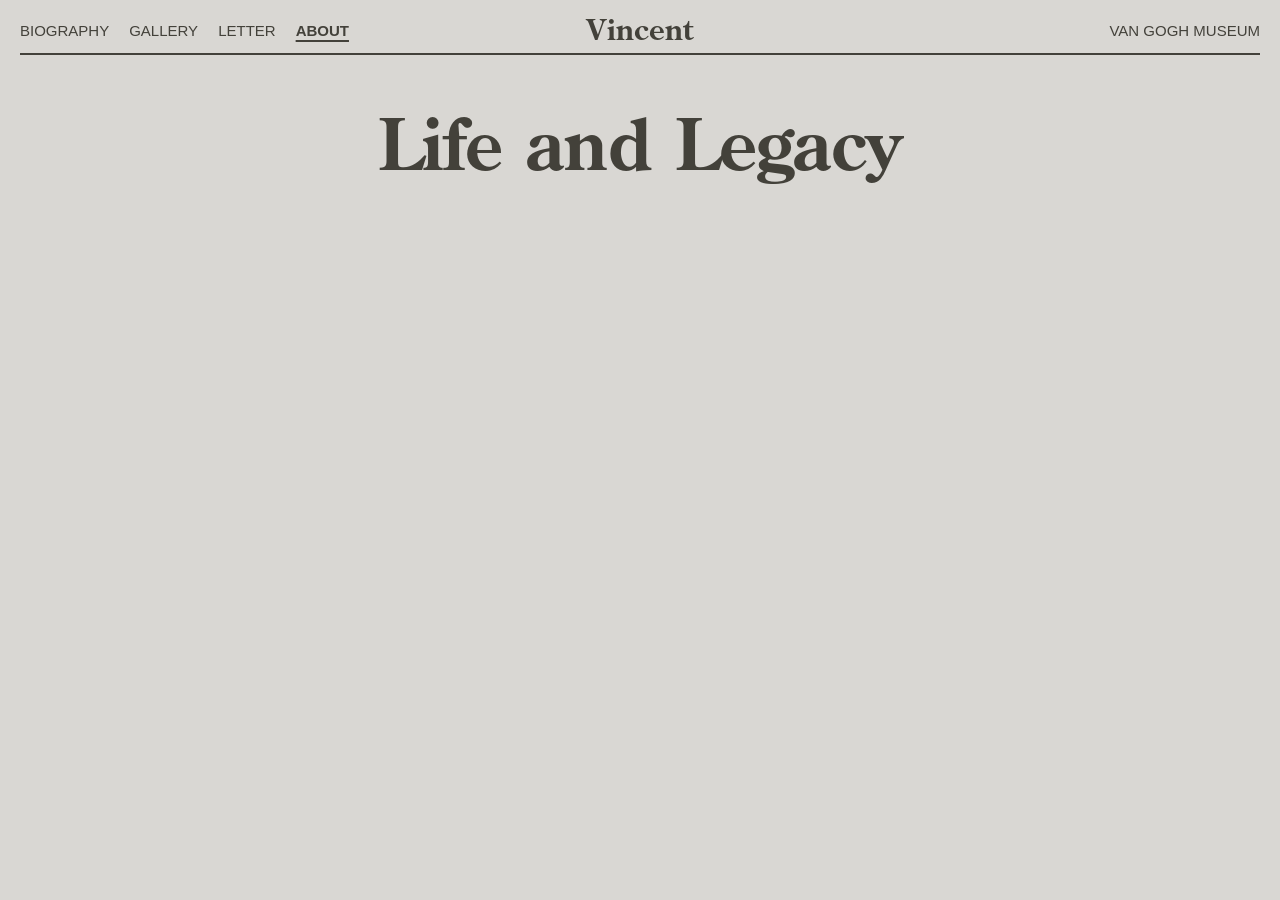
<file: about.html>
<!DOCTYPE html>
<html lang="en">

<head>
  <meta charset="UTF-8">
  <meta name="viewport" content="width=device-width, initial-scale=1.0">
  <title>Van Gogh - About</title>
  <link rel="stylesheet" href="about.css">
  <link rel="stylesheet" href="anima.css">
</head>

<body>
  <div class="abt-container">
    <ul class="navbar">
      <div class="navbar-left">
        <li><a href="bio.html">Biography</a></li>
        <li><a href="gal.html">Gallery</a></li>
        <li><a href="quo.html">Letter</a></li>
        <li><a href="about.html">About</a></li>
      </div>
      <div class="navbar-center">
        <li><a href="index.html">Vincent</a></li>
      </div>
      <div class="navbar-right">
        <li><a href="https://www.vangoghmuseum.nl/en" target=“_blank”>Van Gogh Museum</a></li>
      </div>
    </ul>
    <div class="caixa">
      <div class="title-overlay">Life and Legacy</div>
    </div>
    <div class="center-container">
      <div class="slide-gal-down">
        <div class="gallery-down">
          <img src="images/face.jpg" alt="Port0" class="background-image">
          <img src="images/port1.jpg" alt="Port1" class="background-image">
          <img src="images/port2.jpg" alt="Port2" class="background-image">
          <img src="images/port3.jpg" alt="Port3" class="background-image">
          <img src="images/port4.jpg" alt="Port4" class="background-image">
        </div>
      </div>

      <div class="abt-section" id="section4">
        <div class="bio-content">
          <div class="bio-text">
            <div class="text-tabs">
              <div class="tab-button" data-target="text1">Welcome</div>
              <div class="tab-button" data-target="text2">Biography</div>
              <div class="tab-button" data-target="text3">Gallery</div>
              <div class="tab-button" data-target="text4">Letters and Quotes</div>
            </div>

            <div class="tab-content" id="text1">
              <h2>Our Mission and Vision</h2>
              <p>Welcome to Vincent, your dedicated online space to explore the life, art, and enduring
                legacy
                of Vincent van Gogh, one of history's most influential and enigmatic artists. Our
                mission is
                to share the compelling story of this extraordinary painter, whose vision and creativity
                left an indelible mark on the art world and continue to resonate deeply with audiences
                worldwide.</p>
              <p>At Vincent, we're more than just an informational site; we're a community dedicated to
                preserving and celebrating van Gogh's spirit. We believe that art has the power to heal,
                to
                connect, and to inspire, much as it did for Vincent himself. By exploring the life of
                van
                Gogh, we hope to spark a sense of curiosity, empathy, and a renewed appreciation for the
                transformative power of creativity. Every visit to Vincent is an invitation to step into
                the
                life of a visionary and to carry forward the legacy of one of art history's most beloved
                figures.</p>
              <p>Whether you are a long-time admirer of van Gogh's work or a newcomer to his unique
                perspective on life, Vincent invites you to connect with the man behind the art. Follow
                our
                updates, engage with our community forums, and join us in celebrating the life and work
                of
                Vincent van Gogh. Thank you for visiting, and may you find inspiration and a deeper
                connection to art, life, and beauty in the pages of Vincent.
              </p>
            </div>

            <div class="tab-content" id="text2">
              <h2>Discover the Life of a Legend</h2>
              <p>On our Biography page, explore the inspiring yet tumultuous life of Vincent van Gogh, an artist whose
                work and legacy defy convention and time. Born into modest surroundings in the Netherlands, Vincent
                embarked on a journey filled with profound passion, resilience, and boundless creativity. His early
                years were marked by uncertainty and a relentless quest for purpose, as he tried his hand at various
                pursuits before ultimately discovering his true calling in art. Throughout his career, Vincent endured
                immense hardship, from financial instability and social isolation to the inner struggles that often
                threatened to overshadow his progress. Yet, through these challenges, he remained devoted to his craft,
                driven by an unshakable belief in the power of art to communicate emotion, beauty, and truth.</p>

              <p>The Biography page also delves deeply into the pivotal relationships that shaped Vincent's life,
                particularly his close bond with his brother, Theo. This relationship was not only a source of emotional
                and financial support but also one of mutual inspiration, as Theo stood by Vincent during his darkest
                times, fostering his dreams even when others doubted him. In recounting these formative connections and
                the personal sacrifices Vincent made in his pursuit of art, we aim to bring you closer to understanding
                the man behind the masterpiece. Despite the setbacks and struggles, Vincent's story remains a powerful
                testament to the endurance of the human spirit and the unyielding drive to create art that speaks across
                time and place.</p>
            </div>
            <div class="tab-content" id="text3">
              <h2>Step Inside His Visionary World</h2>
              <p>
                In our Gallery, immerse yourself in a thoughtfully curated collection of Vincent van Gogh's
                masterpieces, each piece not just an artwork but a vivid narrative capturing the essence of his inner
                world and the landscapes that inspired him. From the radiant warmth of Sunflowers, alive with golden
                hues and rich texture, each painting is a
                profound expression of van Gogh's emotional landscape and artistic vision. Alongside each work, you'll
                find interpretive notes that illuminate his choices of technique, palette, and composition, offering a
                deeper understanding of the intensity with which he approached each brushstroke. Every piece is a
                testament to his dedication to capturing raw emotion on canvas, using colors and forms in ways that were
                daring and transformative.</p>

              <p>This gallery isn't just a visual experience—it's an interpretive journey into van Gogh's creative mind.
                Here, you'll uncover layers of meaning, discovering how his unique style—defined by powerful colors,
                thick, impassioned brushstrokes, and bold contours—helped lay the foundation for modern expressionism.
                Each painting invites you to sense the world through Vincent's eye and our interpretive displays delve
                into the
                inspirations behind these pieces, giving you a glimpse into the moments of brilliance and struggle that
                shaped his work.</p>
            </div>
            <div class="tab-content" id="text4">
              <h2>Reflect on His Words</h2>
              <p>Van Gogh wasn't only a master with a paintbrush; he was also a profound thinker and a
                writer
                with a poetic soul. Our Quotes section presents a collection of van Gogh's most
                powerful,
                contemplative, and sometimes heartbreaking reflections. These words offer insight into
                his
                relentless dedication to his craft, his love for nature, his struggles with mental
                health,
                and his yearning for connection. Whether he's speaking about the “terrible passions”
                within
                him or the beauty he saw in the simplest things, van Gogh's quotes continue to inspire
                and
                challenge our perspectives on art and life.</p>
              <p>One of the most intimate ways to understand Vincent's life is through his correspondence,
                particularly with Theo, his closest confidant and supporter. In our Letters section, you
                can
                read a selection of these personal letters, in which van Gogh opens up about his
                thoughts on
                art, faith, his battle with mental illness, and his aspirations. These letters offer a
                window into Vincent's mind and spirit, revealing the man behind the masterpieces,
                struggling
                to make sense of his existence and to find solace in his work. This collection stands as
                a
                moving testament to the love, resilience, and undying support between two brothers.</p>
            </div>
          </div>
        </div>
      </div>
      <div class="slide-gal-up">
        <div class="gallery-up">
          <img src="images/port4.jpg" alt="Port4" class="background-image">
          <img src="images/face.jpg" alt="Port0" class="background-image">
          <img src="images/port1.jpg" alt="Port1" class="background-image">
          <img src="images/port2.jpg" alt="Port2" class="background-image">
          <img src="images/port3.jpg" alt="Port3" class="background-image">
        </div>
      </div>
    </div>
  </div>
  </div>
  <div id="overlay"></div>

  <script src="scripts.js"></script>

</body>

</html>
</file>
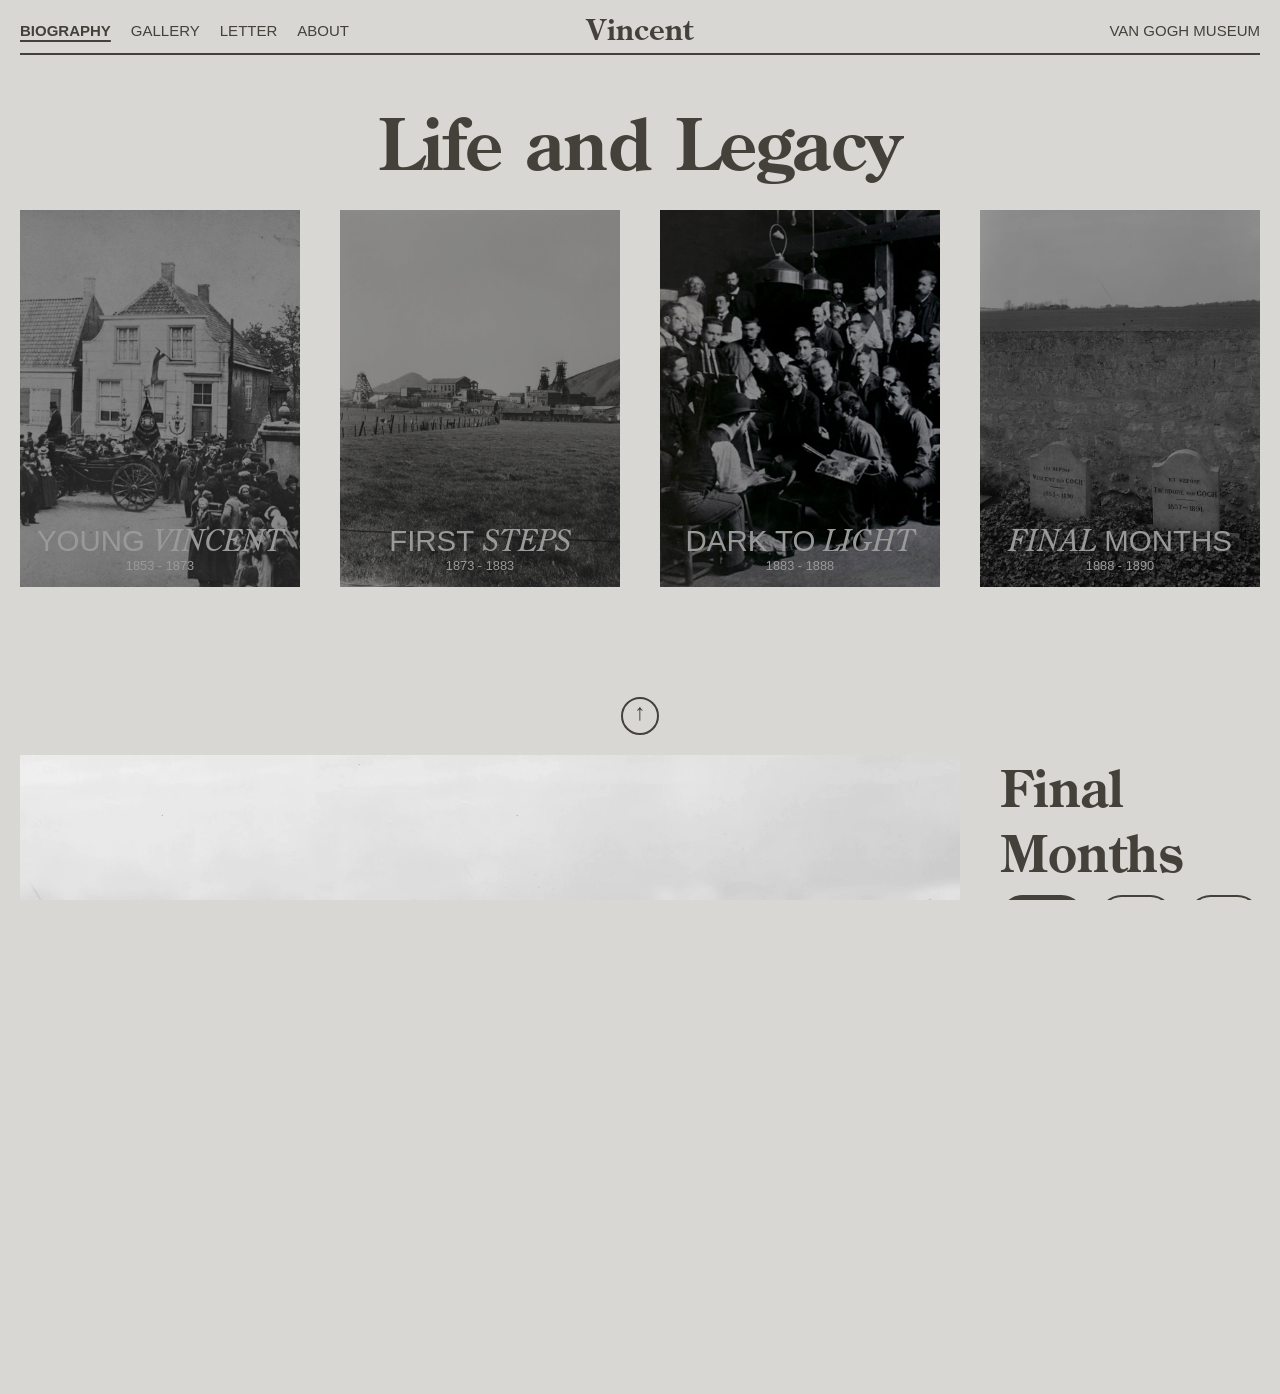
<file: bio.html>
<!DOCTYPE html>
<html lang="en">

<head>
  <meta charset="UTF-8">
  <meta name="viewport" content="width=device-width, initial-scale=1.0">
  <title>Van Gogh - Biography</title>
  <link rel="stylesheet" href="bio.css">
  <link rel="stylesheet" href="anima.css">
</head>

<body>
  <a id="up"></a>
  <div class="bio-container">
    <ul class="navbar">
      <div class="navbar-left">
        <li><a href="bio.html">Biography</a></li>
        <li><a href="gal.html">Gallery</a></li>
        <li><a href="quo.html">Letter</a></li>
        <li><a href="about.html">About</a></li>
    </div>
    <div class="navbar-center">
        <li><a href="index.html">Vincent</a></li>
    </div>
    <div class="navbar-right">
      <li><a href="https://www.vangoghmuseum.nl/en" target=“_blank”>Van Gogh Museum</a></li>
    </div>
    </ul>
    <div class="caixa">
      <div class="title-overlay">Life and Legacy</div>
    </div>

    <div class="bio-sections">
      <div class="card" data-section="section1">
        <img src="images/born.jpg" alt="born Vincent" class="background-image">
        <div class="text">
          <p>Young <span class="italic-text">Vincent</span></p>
          <p>1853 - 1873</p>
        </div>
      </div>
      <div class="card" data-section="section2">
        <img src="images/young.jpg" alt="First Steps" class="background-image">
        <div class="text">
          <p>First <span class="italic-text">Steps</span></p>
          <p>1873 - 1883</p>
        </div>
      </div>
      <div class="card" data-section="section3">
        <img src="images/light.jpg" alt="Dark to Light" class="background-image">
        <div class="text">
          <p>Dark to <span class="italic-text">Light</span></p>
          <p>1883 - 1888</p>
        </div>
      </div>
      <div class="card" data-section="section4">
        <img src="images/dead.jpg" alt="Final Months" class="background-image">
        <div class="text">
          <p><span class="italic-text">Final </span>Months</p>
          <p>1888 - 1890</p>
        </div>
      </div>
    </div>
    <div class="button-up"><a href="#up">&#8593;</a>
    </div>
    <div class="bio-section" id="section1">
      <div class="bio-content">
        <img src="images/bornFull.webp" alt="born Vincent" class="bio-image">
        <div class="bio-text">
          <h2>Young Vincent</h2>
          <div class="text-tabs">
            <div class="tab-button" data-target="text1">1853 - 1864</div>
            <div class="tab-button" data-target="text2">1864 - 1868</div>
            <div class="tab-button" data-target="text3">1868 - 1873</div>
          </div>

          <div class="tab-content" id="text1">
            <p>Vincent van Gogh was born on March 30, 1853, in the Brabant village of
              Zundert. Remarkably, he was named after an older brother, also called Vincent, who had been stillborn
              exactly one year earlier.His parents, Theodorus van Gogh, a Protestant minister, and Anna Carbentus, would
              go on to have six children in total: Vincent, three sisters (Anna, Wil, and Lies), and two brothers (Theo
              and Cor).</p>
            <p>The family loved exploring nature, often taking long walks in the area around Zundert. These outings
              nurtured in young Vincent a profound appreciation for the natural world, a passion that would later become
              central to his art.</p>
          </div>
          <div class="tab-content" id="text2">
            <p>At age eleven, Vincent moved from his village school in Zundert to a
              boarding school in Zevenbergen. Life at the boarding school was challenging, and he felt deeply unhappy,
              though he managed to complete his elementary schooling. He occasionally drew during these years, yet
              showed
              no clear signs of artistic talent.</p>
            <p>Two years later, at thirteen, he transferred to a secondary school in Tilburg, where he excelled in
              languages and achieved good marks overall. However, in the middle of his second academic year (1867-1868),
              Vincent left school for reasons that remain unknown. This would be the end of his formal schooling; he
              never
              returned to structured education again.</p>
          </div>
          <div class="tab-content" id="text3">
            <p>At sixteen, Vincent's uncle helped him secure a position as a trainee at
              the international art dealership Goupil & Cie, in The Hague. These early working years at Goupil are when
              we
              see the first surviving letters from Vincent. His time at the dealership laid the foundation for his
              understanding of art and the art world.</p>
            <p>In September 1872, Vincent began an important, life-long correspondence with his younger brother, Theo,
              who would later play a vital role in his life. By 1873, Theo was also working for Goupil, in Brussels,
              while
              Vincent was transferred to Goupil's London branch, marking the beginning of a new chapter in his life.</p>
          </div>

        </div>
      </div>
    </div>

    <div class="bio-section" id="section2">
      <div class="bio-content">
        <img src="images/youngFull.webp" alt="First Steps" class="bio-image">
        <div class="bio-text">
          <h2>First Steps</h2>
          <div class="text-tabs">
            <div class="tab-button" data-target="text5">1873 - 1876</div>
            <div class="tab-button" data-target="text6">1876 - 1880</div>
            <div class="tab-button" data-target="text7">1876 - 1880</div>
            <div class="tab-button" data-target="text8">1880 - 1883</div>
          </div>
          <div class="tab-content" id="text5">
            <p>Vincent van Gogh's first years as a young adult were spent in London, where he worked as an art dealer
              for the company Goupil & Cie. This job allowed him to explore famous museums like the British Museum and
              the National Gallery. He was fascinated by art, especially works by "peasant painters" like François
              Millet, who depicted the humble lives of common folk.</p>
            <p>Vincent read everything he could get his hands on: museum guides, magazines, literature, and poetry.
              However, despite his love of art, he grew frustrated
              with his job, and his employers sensed it. In 1876, they decided to let him go. This marked his first big
              career change.</p>
          </div>
          <div class="tab-content" id="text6">
            <p>After being dismissed from Goupil, Vincent traveled back to England and took up a new job as an assistant
              teacher at a boys' boarding school. Later, he became a schoolteacher at a private school run by a vicar
              near London, where he was allowed to preach at local villages. Though he enjoyed helping people, he found
              this job unfulfilling. During Christmas of 1876, Vincent's father advised him not to return to England, so
              he decided to look for new paths to pursue.</p>
            <p>In 1877, Vincent's Uncle Cent found him work at a bookstore in Dordrecht. By this time, he was becoming
              more and more religious, which worried his family. His parents agreed to let him try a new path and study
              theology to become a minister. Vincent moved to Amsterdam and began preparing for the entrance exam. He
              stayed with his uncle, who was also a minister, and tried his best to study.</p>
          </div>
          <div class="tab-content" id="text7">
            <p>Vincent struggled to focus on academics, preferring to roam the city and the countryside. Eventually, his
              uncle advised him to give up on theology, realizing that it wasn't the right fit for Vincent, and though
              he abandoned formal studies, Vincent's desire to help others persisted</p>
            <p> In 1880, he moved to the
              Borinage, a mining region in Belgium, to work as a lay preacher. Here, he taught classes, visited the
              sick, and gave Bible readings to support the miners and their families, who lived in extreme poverty.
              Vincent even adopted their lifestyle, sleeping on the floor and sharing what little he had. His compassion
              earned him the nickname "The Christ of the Coal Mine." Yet despite his dedication, Vincent couldn't form a
              committed group of followers, and his contract was not renewed.
            </p>
          </div>
          <div class="tab-content" id="text8">
            <p>During his time in the Borinage, Vincent frequently sent letters to his younger brother Theo, often
              including little sketches and drawings. Theo, recognizing Vincent's talent, encouraged him to focus more
              on drawing, suggesting that he might serve others through art. Inspired by this advice, Vincent moved to
              Brussels in October 1880 to begin serious art training. He had no steady income, but Theo supported him
              financially, allowing him to work on his skills and connect with other artists. This moment marked the
              beginning of Vincent's journey to becoming an artist.</p>
          </div>
        </div>
      </div>
    </div>

    <div class="bio-section" id="section3">
      <div class="bio-content">
        <img src="images/lightFull.webp" alt="Dark to Light" class="bio-image">
        <div class="bio-text">
          <h2>Dark to Light</h2>
          <div class="text-tabs">
            <div class="tab-button" data-target="text9">1883 - 1885</div>
            <div class="tab-button" data-target="text10">1885 - 1886</div>
            <div class="tab-button" data-target="text11">1886 - 1888</div>
          </div>
          <div class="tab-content" id="text9">
            <p>In December 1883, Vincent van Gogh returned to live with his parents in Nuenen, Netherlands, where he set
              up a studio at the back of the house. A few months later, he moved to a larger space in the village with
              its rural landscape and hardworking farmers, provided Vincent with a rich setting for
              exploring peasant life through art. Here, he sketched and painted local farmers, weavers, and laborers at
              every opportunity, developing a “peasant painter” style. In early 1884, he proposed to his brother
              that he would exchange his paintings for an allowance, hoping he could sell them on the Paris art
              market. However, the dark tones of his work were not in line with French tastes at the time.</p>
            <p>Vincent's family life was challenging. His parents found it difficult to live with him due to his
              headstrong nature and unconventional appearance. In March 1885, shortly after his father's death, Vincent
              moved out of the family home to live in his studio, where he began working on The Potato Eaters. In late
              1885, he decided to pursue formal training at the Academy of Art in Antwerp, leaving the
              Netherlands for good.</p>
          </div>
          <div class="tab-content" id="text10">
            <p>Antwerp was a bustling city with much to offer an artist: quality materials, drawing clubs with models,
              and
              art-filled churches, museums, and galleries. Vincent enrolled at the Academy of Art, but he found its
              traditional teaching style limiting and frustrating. He felt that the academy's emphasis on conventional
              drawing techniques lacked the emotional depth he sought in his art. Vincent was especially critical of the
              academy's failure to appreciate classical statues, noting that his own work had a markedly different
              approach.</p>
            <p>Despite these frustrations, Antwerp exposed Vincent to the works of other artists and a range of artistic
              resources that would shape his developing style. His time here allowed him to expand his artistic
              knowledge and fueled his determination to create work that felt authentic to him. In early 1886, he
              decided to leave Antwerp and join his brother, Theo, in Paris.</p>
          </div>
          <div class="tab-content" id="text11">
            <p>Vincent arrived in Paris in February 1886, where he moved in with his brother Theo, who managed to secure
              a larger apartment. In Paris, he studied under Fernand Cormon, a respected artist with many foreign
              students, which allowed him to refine his skills in a more contemporary setting. Paris exposed him to the
              vibrant art scene of Impressionism and Post-Impressionism, which valued color, light, and brushwork in
              ways
              Vincent hadn't yet explored.</p>
            <p>Meeting other artists and seeing new styles firsthand had a profound impact on his work. He began to
              incorporate brighter colors and lighter tones, shifting away from the earthy darkness of his earlier
              pieces in Nuenen. This period in Paris marked a major turning point for Vincent, setting him on the path
              to becoming the artist known for his expressive use of color and unique, emotive brushwork.</p>
          </div>
        </div>
      </div>
    </div>

    <div class="bio-section" id="section4">
      <div class="bio-content">
        <img src="images/deadFull.webp" alt="Final Months" class="bio-image">
        <div class="bio-text">
          <h2>Final Months</h2>
          <div class="text-tabs">
            <div class="tab-button" data-target="text12">1888 - 1890</div>
            <div class="tab-button" data-target="text13">May 1890</div>
            <div class="tab-button" data-target="text14">July 1890</div>
          </div>
          <div class="tab-content" id="text12">
            <p>Once Vincent arrived at the clinic in Saint-Rémy, he immediately began working again. On his good days,
              he often painted in the institution's walled garden and he was later allowed to work outside the hospital
              too. He was also given an extra room inside the clinic to use as a studio, where he produced a series of
              works, including copies of prints after paintings by artists like Rembrandt and Millet.</p>
            <p>Vincent's mental health continued to fluctuate. During one period of extreme confusion, he ate some of
              his
              oil paint, following which he was restricted to drawing for a while. Yet, Vincent was exceptionally
              productive at Saint-Rémy, where he completed around 150 paintings in the space of a year.</p>
          </div>
          <div class="tab-content" id="text13">
            <p>Vincent left the mental hospital in Saint-Rémy in May 1890 and headed north to Auvers-sur-Oise, where
              several artists were already residing. Auvers offered Vincent the peace and quiet he needed, while being
              close enough to Paris for him to visit his brother Theo. There was a doctor there too, Paul Gachet, who
              could keep an eye on him.</p>
            <p>Vincent quickly befriended Gachet, himself an amateur painter, who advised Van
              Gogh to devote himself completely to his art. He did precisely that, painting the gardens and wheatfields
              around the village at a feverish rate.Vincent threw himself entirely into his painting in this period,
              completing virtually a work a day. His
              health seemed to be improving, too.</p>
          </div>
          <div class="tab-content" id="text14">
            <p>Vincent visited Theo and his family in Paris in early July 1890, where he learned that his brother was
              thinking of quitting his job at the art dealers' he had managed over many years. Theo wanted to set up his
              own business, which inevitably represented a certain financial risk. Vincent returned to Auvers a worried
              man.</p>
            <p>On 27 July 1890, he walked into a wheatfield and shot himself in the chest with a pistol. The wounded
              artist staggered back to his room at the Auberge Ravoux. Theo rushed from Paris to Auvers and was present
              when his brother died of his injuries. Vincent was buried at Auvers on 30 July 1890. His legacy
              was a large body of art works: over 850 paintings and almost 1,300 works on paper.</p>
          </div>
        </div>
      </div>
    </div>
  </div>
  <div id="overlay"></div>

  <script src="scripts.js"></script>

</body>

</html>
</file>
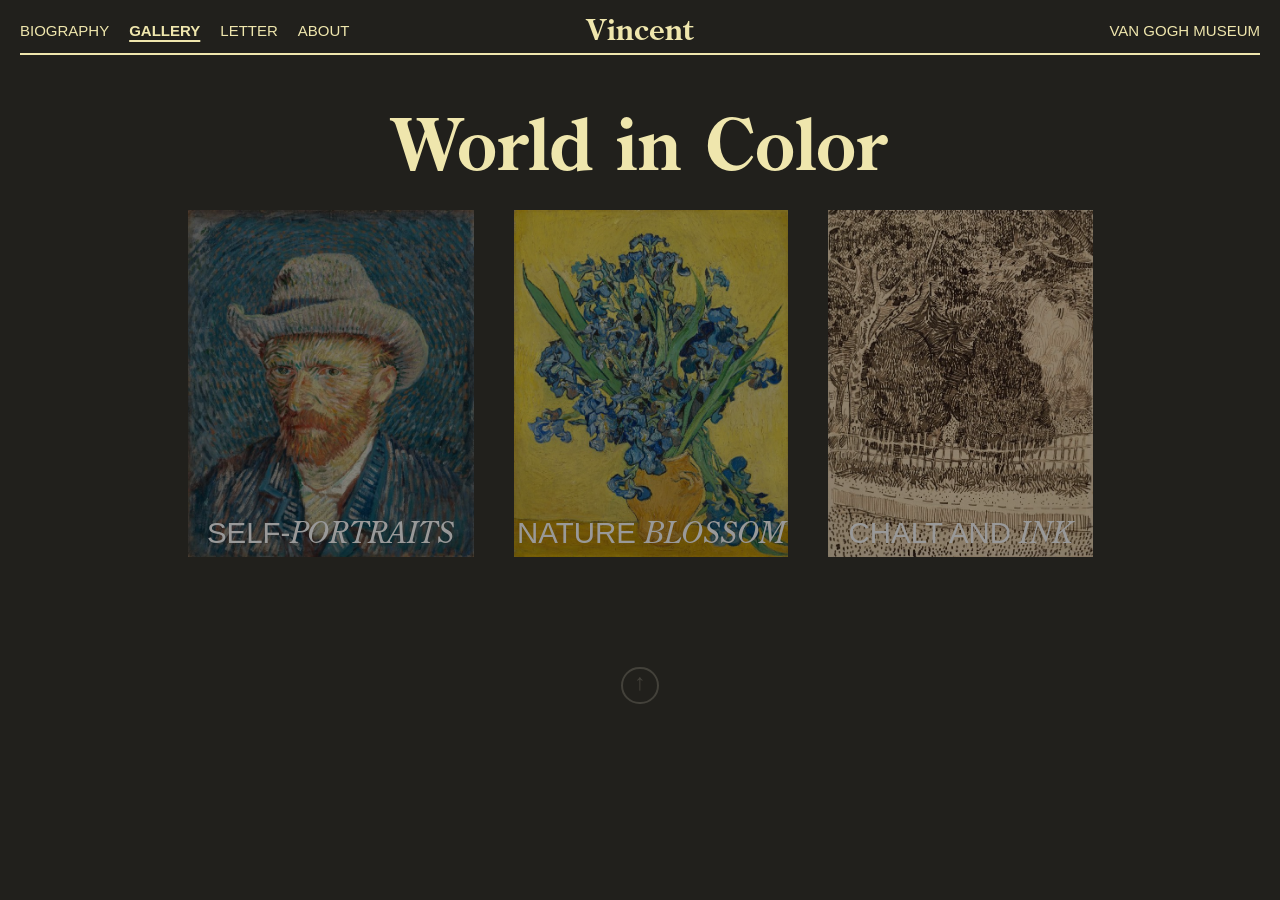
<file: gal.html>
<!DOCTYPE html>
<html lang="en">

<head>
    <meta charset="UTF-8">
    <meta name="viewport" content="width=device-width, initial-scale=1.0">
    <title>Van Gogh - Gallery</title>
    <link rel="stylesheet" href="gal.css">
    <link rel="stylesheet" href="anima.css">
</head>

<body>
    <a id="up"></a>
    <div class="gal-container">
        <ul class="navbar">
            <div class="navbar-left">
              <li><a href="bio.html">Biography</a></li>
              <li><a href="gal.html">Gallery</a></li>
              <li><a href="quo.html">Letter</a></li>
              <li><a href="about.html">About</a></li>
          </div>
          <div class="navbar-center">
              <li><a href="index.html">Vincent</a></li>
          </div>
          <div class="navbar-right">
            <li><a href="https://www.vangoghmuseum.nl/en" target=“_blank”>Van Gogh Museum</a></li>
          </div>
          </ul>
        <div class="caixa">
            <div class="title-overlay">World in Color</div>
        </div>

        <div class="gal-sections">
            <div class="card" data-section="section1">
                <img src="images/face.jpg" alt="Ear Vincent" class="background-image">
                <div class="text">
                    <p>Self-<span class="italic-text">Portraits</span></p>

                </div>
            </div>
            <div class="card" data-section="section2">
                <img src="images/flower.jpg" alt="Flower Spring" class="background-image">
                <div class="text">
                    <p>Nature <span class="italic-text">Blossom</span></p>

                </div>
            </div>
            <div class="card" data-section="section3">
                <img src="images/ink.jpg" alt="Ink Street" class="background-image">
                <div class="text">
                    <p>Chalt and <span class="italic-text">Ink</span></p>

                </div>
            </div>
        </div>
        <div class="button-up"><a href="#up">&#8593;</a>
        </div>
        <div class="bio-section" id="section1">
            <div class="bio-content">
                <div class="carousel">
                    <div class="carousel-item hidden" data-index="0"><img src="images/face.jpg" alt="Port0"
                            class="background-image">
                    </div>

                    <div class="carousel-item previous" data-index="1"><img src="images/port1.jpg" alt="Port1"
                            class="background-image">
                    </div>

                    <div class="carousel-item active" data-index="2"><img src="images/port2.jpg" alt="Port2"
                            class="background-image">
                    </div>

                    <div class="carousel-item next" data-index="3"><img src="images/port3.jpg" alt="Port3"
                            class="background-image">
                    </div>

                    <div class="carousel-item hidden" data-index="4"><img src="images/port4.jpg" alt="Port4"
                            class="background-image">
                    </div>
                </div>

                <div class="text-right" data-index="0">
                    <h2>Self-Portrait with Grey Felt Hat</h2>
                    <p>Vincent van Gogh (1853 - 1890), Paris, September-October 1887</p>
                    <p>oil on cotton, 44.5 cm x 37.2 cm</p>
                    <p>Van Gogh painted this self-portrait in the winter of 1887-88, when he had been in Paris for
                        almost two years. It is clear from the work that he had studied the technique of the
                        Pointillists and applied it in his own, original way. He placed the short stripes of paint in
                        different directions. Where they follow the outline of his head, they form a kind of halo.</p>
                    <p>The painting is also one of Van Gogh's boldest colour experiments in Paris. He placed
                        complementary colours alongside one another using long brushstrokes: blue and orange in the
                        background, and red and green in the beard and eyes. The colours intensify one another. The red
                        pigment has faded, so the purple strokes are now blue, which means the contrast with the yellow
                        is less powerful.</p>
                </div>
                <div class="text-right" data-index="1">
                    <h2>Self-Portrait</h2>
                    <p>Vincent van Gogh (1853 - 1890), Paris, July-August 1887</p>
                    <p>oil on canvas, 44.5 cm x 33.6 cm</p>
                    <p>During his time in Paris (1886-1888), Van Gogh painted more than 20 self-portraits. He probably
                        had very little money for models. That led him to take himself as an object of study. Here he
                        portrays himself as an artist in his blue smock-frock. This was what he wore when painting.</p>
                    <p>Van Gogh painted this on the back of a Study for 'The Potato Eaters', which he had made earlier
                        in Nuenen (NL). By doing that, he avoided the costs not only of a model but also of expensive
                        canvas.</p>
                </div>
                <div class="text-right" data-index="2">
                    <h2>Self-Portrait with Pipe</h2>
                    <p>Vincent van Gogh (1853 - 1890), Paris, September-November 1886</p>
                    <p>oil on canvas, 46.0 cm x 38.0 cm</p>
                    <p>Van Gogh painted many self-portraits, more than 20 in Paris alone. In each one he looks
                        different. He saw these self-portraits as a way of practising the art of portraiture. So he
                        experimented with facial expressions, colours and forms.</p>
                    <p>In Paris, Van Gogh had discovered the work of Adolphe Monticelli (1824-1886). He admired this
                        older French painter for his rich colour palette and thick application of paint.
                        In this self-portrait he tried out Monticelli's approach to colour and light effects. The pale
                        tones of his face stand out starkly against the warm, dark red background.</p>
                </div>
                <div class="text-right" data-index="3">
                    <h2>Self-Portrait</h2>
                    <p>Vincent van Gogh (1853 - 1890), Paris, March-June 1887</p>
                    <p>oil on cardboard, 41 cm x 33 cm</p>
                    <p>Around the world, people recognise this man with a red beard and an earnest look in his eyes.
                        Vincent van Gogh painted about 35 self-portraits in total, most of them in Paris. For him, this
                        was a way of practising portrait painting. His intention was not to portray himself as
                        realistically as possible. He used the Neo-Impressionist style here, with short, rough
                        brushstrokes. These alternate with longer strokes, such as the orange in his beard.</p>
                    <p>The background was originally purple (a mix of red and blue), but the red pigment has discoloured
                        and has become almost completely transparent.</p>

                </div>
                <div class="text-right" data-index="4">
                    <h2>Self-Portrait</h2>
                    <p>Vincent van Gogh (1853 - 1890), Paris, March-June 1887</p>

                    <p>oil on cardboard, 19.1 cm x 14.1 cm</p>
                    <p>This self-portrait is one of the smallest oil paintings Van Gogh ever made. Actually, it's more
                        of an oil sketch than a finished painting. He has used a cheap piece of card and worked fast,
                        with fairly broad brushes.</p>
                    <p>The green of his eyes and the orange of his beard leap out at you. The effect is enhanced by his
                        use of mainly muted colours elsewhere in the picture. Originally, however, his face was more
                        colourful; research has revealed that a red pigment in the paint has faded over time.</p>

                </div>
            </div>
            <div class="controls">
                <div class="prev-slide" onclick="prevSlide('section1')">&#8592;</div>
                <div class="slide-number" id="number1" onclick="goToSlide(0,'section1')">1</div>
                <div class="slide-number" id="number2" onclick="goToSlide(1,'section1')">2</div>
                <div class="slide-number" id="number3" onclick="goToSlide(2,'section1')">3</div>
                <div class="slide-number" id="number4" onclick="goToSlide(3,'section1')">4</div>
                <div class="slide-number" id="number5" onclick="goToSlide(4,'section1')">5</div>
                <div class="next-slide" onclick="nextSlide('section1')">&#8594;</div>
                <div class="auto-slide1">Auto Slide</div>
            </div>
        </div>
        <div class="bio-section" id="section2">
            <div class="bio-content">
                <div class="carousel">
                    <div class="carousel-item hidden" data-index="0"><img src="images/flower.jpg" alt="Flow0"
                            class="background-image">
                    </div>

                    <div class="carousel-item previous" data-index="1"><img src="images/flow1.jpg" alt="Flow1"
                            class="background-image">
                    </div>

                    <div class="carousel-item active" data-index="2"><img src="images/flow2.jpg" alt="Flow2"
                            class="background-image">
                    </div>

                    <div class="carousel-item next" data-index="3"><img src="images/flow3.jpg" alt="Flow3"
                            class="background-image">
                    </div>

                    <div class="carousel-item hidden" data-index="4"><img src="images/flow4.jpg" alt="Flow4"
                            class="background-image">
                    </div>
                </div>
                <div class="text-right" data-index="0">
                    <h2>Irises</h2>
                    <p>Vincent van Gogh (1853 - 1890), Saint-Rémy-de-Provence, May 1890</p>
                    <p>oil on canvas, 92.7 cm x 73.9 cm</p>
                    <p>Van Gogh painted this still life in the psychiatric hospital in Saint-Rémy. For him, the painting
                        was mainly a study in colour. He set out to achieve a powerful colour contrast. By placing the
                        purple flowers against a yellow background, he made the decorative forms stand out even more
                        strongly. The irises were originally purple. But as the red pigment has faded, they have turned
                        blue. Van Gogh made two paintings of this bouquet. In the other still life, he contrasted purple
                        and pink with green.</p>
                </div>
                <div class="text-right" data-index="1">
                    <h2>Allotment with Sunflower</h2>
                    <p>Vincent van Gogh (1853 - 1890), Paris, July 1887</p>
                    <p>oil on canvas, 43.2 cm x 36.2 cm</p>
                    <p>The huge sunflower is clearly the main subject of this painting. Van Gogh was very fond of this
                        flower. In southern France, he painted large bouquets of sunflowers. And during his earlier
                        Paris period, he devoted a series of still lifes to this subject.
                    </p>
                    <p>Van Gogh made this painting on the hill of Montmartre in Paris. In the background, a little bit
                        of the city is visible. On the left are the chimneys of the factories in the Clichy district. He
                        painted this city scene on the back of the painting Head of a Woman, which he had made earlier
                        in Nuenen (NL). This was a way of saving expensive linen canvas.</p>
                </div>
                <div class="text-right" data-index="2">
                    <h2>Vase with Gladioli and Chinese Asters</h2>
                    <p>Vincent van Gogh (1853 - 1890), Paris, August-September 1886</p>
                    <p>oil on canvas, 46.5 cm x 38.4 cm</p>
                    <p>This is one of more than 35 flower still lifes that Van Gogh painted in Paris in the summer of
                        1886. He hoped that paintings of flowers would sell well. These were also exercises in the use
                        of colour and a loose style of painting.
                    </p>
                    <p>In this still life, he worked with strong colour contrasts in complementary colours, placing
                        green and red side by side, or blue and orange. Pairs like these form the basis of the colour
                        theory of Eugène Delacroix (1798-1863), an artist Van Gogh greatly admired.</p>
                </div>
                <div class="text-right" data-index="3">
                    <h2>View of the Alpilles</h2>
                    <p>Vincent van Gogh (1853 - 1890), Saint-Rémy-de-Provence, 1890</p>
                    <p>oil on canvas, 33 cm x 28.5 cm</p>
                    <p>Bluish-purple mountains stand out against the sky. The rugged, bare rock faces contrast with the
                        charm of the flowering trees in the foreground. Van Gogh made this little painting in the walled
                        wheatfield next to the hospital in Saint-Rémy (FR). He could look out of his bedroom window onto
                        that field, with the Alpilles mountain range in the distance.
                    </p>
                    <p>He wrote to Theo, ' I could certainly do an entire series of these Alpilles, for having seen them
                        for a long time now I've got used to it a little.'</p>
                </div>
                <div class="text-right" data-index="4">
                    <h2>Glass with Yellow Roses</h2>
                    <p>Vincent van Gogh (1853 - 1890), Paris, June-July 1886</p>
                    <p>oil on cardboard, 35 cm x 27 cm</p>
                    <p>The bold, expressive brushstrokes and bright yellow flowers contrast with
                        the darker tones of the surrounding elements, highlighting the artist's growing mastery of color
                        theory and light. The transparent glass is subtly depicted, with light reflecting off its
                        surface, adding a sense of depth to the composition.
                    </p>
                    <p>The yellow roses in the painting likely carry symbolic meaning, representing themes of friendship
                        and love. Van Gogh, whose personal life was marked by loneliness, often used color to convey
                        emotional depth. The vibrant yellows stand out against the muted greens and browns, creating a
                        dynamic visual effect that conveys both energy and fragility. Through this piece, van Gogh
                        captures not only the beauty of everyday objects but also imbues them with emotional resonance,
                        making "Glass with Yellow Roses" a testament to his evolving style and emotional sensitivity
                        during his time in Paris.</p>
                </div>
            </div>
            <div class="controls">
                <div class="prev-slide" onclick="prevSlide('section2')">&#8592;</div>
                <div class="slide-number" onclick="goToSlide(0, 'section2')">1</div>
                <div class="slide-number" onclick="goToSlide(1, 'section2')">2</div>
                <div class="slide-number" onclick="goToSlide(2, 'section2')">3</div>
                <div class="slide-number" onclick="goToSlide(3, 'section2')">4</div>
                <div class="slide-number" onclick="goToSlide(4, 'section2')">5</div>
                <div class="next-slide" onclick="nextSlide('section2')">&#8594;</div>
                <div class="auto-slide2">Auto Slide</div>
            </div>
        </div>

        <div class="bio-section" id="section3">
            <div class="bio-content">
                <div class="carousel">
                    <div class="carousel-item hidden" data-index="0"><img src="images/ink.jpg" alt="Ink0"
                            class="background-image">
                    </div>

                    <div class="carousel-item previous" data-index="1"><img src="images/ink1.jpg" alt="Ink1"
                            class="background-image">
                    </div>

                    <div class="carousel-item active" data-index="2"><img src="images/ink2.jpg" alt="Ink2"
                            class="background-image">
                    </div>

                    <div class="carousel-item next" data-index="3"><img src="images/ink3.jpg" alt="Ink3"
                            class="background-image">
                    </div>

                    <div class="carousel-item hidden" data-index="4"><img src="images/ink4.jpg" alt="Ink4"
                            class="background-image">
                    </div>
                </div>
                <div class="text-right" data-index="0">
                    <h2>Park with Fence</h2>
                    <p>Vincent van Gogh (1853 - 1890), Arles, September 1888</p>
                    <p>pencil, reed pen and ink, on paper, 31.9 cm x 24.4 cm</p>
                    <p>Van Gogh had only just gone to live in the Yellow House when he sat down to draw in the park
                        opposite. He was stony broke and had no more paint, but he never let a day go by without
                        working.</p>
                    <p>The subject may not be particularly exciting: a few trees and bushes behind a fence. But it is
                        intriguing to see how Van Gogh handles it. Note the distinctive way in which he represents the
                        various types of vegetation: dots for the gravel, heart-shaped leaves for the tree on the left.
                        He was using reed pens in different widths.</p>
                </div>
                <div class="text-right" data-index="1">
                    <h2>Avenue in a Park</h2>
                    <p>Vincent van Gogh (1853 - 1890), Arles, May 1888</p>
                    <p>chalk, pen and ink, on paper, 25.7 cm x 34.8 cm</p>
                    <p>he work features a tree-lined avenue that leads toward a distant horizon, bathed in warm
                        sunlight. Van Gogh's energetic brushstrokes and vibrant use of color—especially his vivid
                        yellows and greens—imbue the scene with a sense of movement and life, a hallmark of his later
                        style. His fascination with nature is evident as the trees, painted with bold, sweeping strokes,
                        appear to sway in the breeze, conveying both vitality and tranquility.
                    </p>
                    <p>The work exemplifies a emotional connection to the environment, blending realism with expressive
                        color to create a scene that is
                        both familiar and deeply personal. Through his use of dynamic brushwork and vivid color, van
                        Gogh transforms a simple park avenue into a powerful reflection on the beauty and impermanence
                        of life.</p>
                </div>
                <div class="text-right" data-index="2">
                    <h2>Seated Zouave</h2>
                    <p>Vincent van Gogh (1853 - 1890), Arles, June 1888</p>
                    <p>pencil, reed pen and ink, watercolour, on paper, 49.3 cm x 61.2 cm</p>
                    <p>In June 1888, Van Gogh had a stroke of luck. He finally found someone who was willing to sit for
                        a portrait. It was an infantryman from the elite corps known as the Zouaves. This is one of the
                        drawings that he made of him.
                    </p>
                    <p>Van Gogh had difficulty with parts of the drawing: the cap, for example, appears to be sliding
                        off the soldier's head. And the eyes and nose did not turn out well. Is that because it had been
                        a while since he'd drawn a living model? Or was it because he hadn't used a reed pen for a long
                        time?</p>
                </div>
                <div class="text-right" data-index="3">
                    <h2>Stairs in the Garden of the Asylum</h2>
                    <p>Vincent van Gogh (1853 - 1890), Saint-Rémy-de-Provence, May-June 1889</p>
                    <p>chalk, brush and oil paint and ink, on cardboard, 63.1 cm x 45.6 cm</p>
                    <p>Van Gogh probably had only a little bit of leftover paint when he made this in Saint-Rémy. He was
                        also out of canvas. So he used thinned oil paint on cardboard for this view of the garden of the
                        asylum. He had arrived only recently and was not yet allowed to work beyond the garden walls.
                        Later he was also permitted to draw and paint outside the complex.
                    </p>
                    <p>Here he used not only paint but also coloured ink, which has faded to brown. The paint has also
                        changed colour. This is especially clear in the steps, where the purple hue has become very
                        faint.</p>
                </div>
                <div class="text-right" data-index="4">
                    <h2>Pine Trees and Wall in the Garden of the Asylum</h2>
                    <p>Vincent van Gogh (1853 - 1890), Saint-Rémy-de-Provence, October 1889</p>
                    <p>chalk on paper, 33.0 cm x 24.7 cm</p>
                    <p>The painting depicts a serene yet poignant scene of pine trees and a stone wall, capturing the
                        natural beauty of the surroundings. Van Gogh's trademark vibrant colors and energetic
                        brushstrokes convey both the calmness of nature and the underlying emotional intensity that
                        marked his time in the asylum.
                    </p>
                    <p>The composition of the painting reflects a sense of both confinement and connection with the
                        world outside. The stone wall may symbolize the boundaries and isolation van Gogh felt during
                        his time in the asylum, while the expansive, swirling sky and trees evoke a sense of life and
                        movement. The dynamic brushwork and bold colors in the painting illustrate van Gogh's ability to
                        express deep emotion through landscape, transforming a simple garden scene into a powerful
                        expression of his inner turmoil and resilience.</p>
                </div>
            </div>
            <div class="controls">
                <div class="prev-slide" onclick="prevSlide('section3')">&#8592;</div>
                <div class="slide-number" onclick="goToSlide(0, 'section3')">1</div>
                <div class="slide-number" onclick="goToSlide(1, 'section3')">2</div>
                <div class="slide-number" onclick="goToSlide(2, 'section3')">3</div>
                <div class="slide-number" onclick="goToSlide(3, 'section3')">4</div>
                <div class="slide-number" onclick="goToSlide(4, 'section3')">5</div>
                <div class="next-slide" onclick="nextSlide('section3')">&#8594;</div>
                <div class="auto-slide3">Auto Slide</div>
            </div>
        </div>
    </div>

    <div id="overlay"></div>

    <script src="scripts.js"></script>

</body>

</html>
</file>
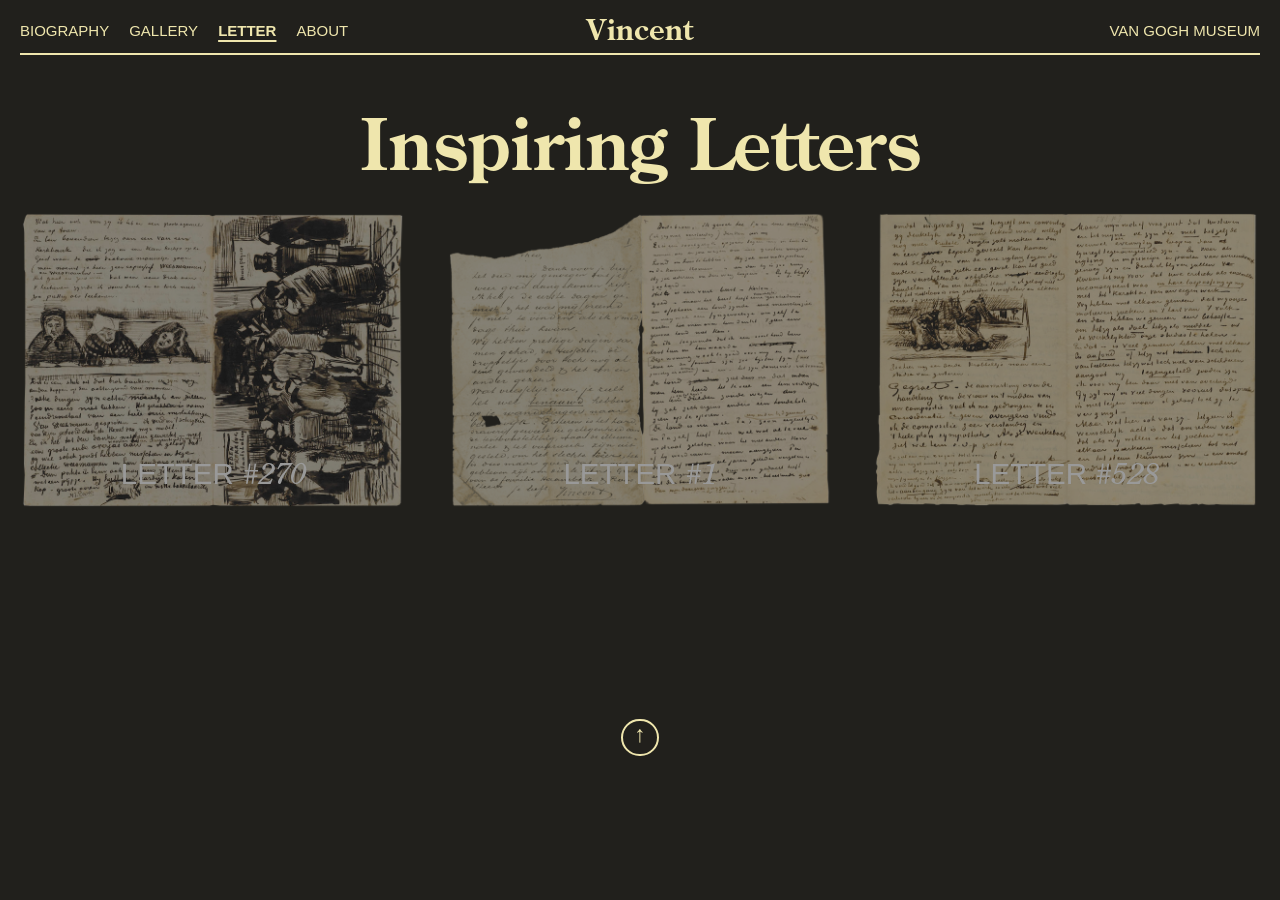
<file: quo.html>
<!DOCTYPE html>
<html lang="en">

<head>
  <meta charset="UTF-8">
  <meta name="viewport" content="width=device-width, initial-scale=1.0">
  <title>Van Gogh - Biography</title>
  <link rel="stylesheet" href="quo.css">
  <link rel="stylesheet" href="anima.css">
</head>

<body>
  <a id="up"></a>
  <div class="bio-container">
    <ul class="navbar">
      <div class="navbar-left">
        <li><a href="bio.html">Biography</a></li>
        <li><a href="gal.html">Gallery</a></li>
        <li><a href="quo.html">Letter</a></li>
        <li><a href="about.html">About</a></li>
      </div>
      <div class="navbar-center">
        <li><a href="index.html">Vincent</a></li>
      </div>
      <div class="navbar-right">
        <li><a href="https://www.vangoghmuseum.nl/en" target=“_blank”>Van Gogh Museum</a></li>
      </div>
    </ul>
    <div class="caixa">
      <div class="title-overlay">Inspiring Letters</div>
    </div>

    <div class="bio-sections">
      <div class="card" data-section="section1">
        <img src="images/card1.png" alt="born Vincent" class="background-image">
        <div class="text">
          <p>Letter <span class="italic-text">#270</span></p>
        </div>
      </div>
      <div class="card" data-section="section2">
        <img src="images/card5.png" alt="First Steps" class="background-image">
        <div class="text">
          <p>Letter <span class="italic-text">#1</span></p>
        </div>
      </div>
      <div class="card" data-section="section3">
        <img src="images/card2.png" alt="Dark to Light" class="background-image">
        <div class="text">
          <p>Letter <span class="italic-text">#528</span></p>
        </div>
      </div>
    </div>
    <div class="button-up"><a href="#up">&#8593;</a>
    </div>
    <div class="bio-section" id="section1">
      <div class="bio-content">
        <img src="images/card1.png" alt="born Vincent" class="bio-image">
        <div class="bio-text">
          <h2>Letter to Theo van Gogh with sketches</h2>
          <div class="text-tabs">
            <div class="tab-button" data-target="text1">Letter</div>
            <div class="tab-button" data-target="text2">Details</div>
          </div>

          <div class="tab-content" id="text1">
            <p>My dear Theo,</p>
            <p>Your letter arrived safely, and I thank you for its contents.</p>
            <p>These past days, I've been almost entirely occupied with watercolors. One rainy
              morning, I passed by and noticed a crowd there waiting to buy lottery tickets. The crowd's expressions
              reflected the desperation and hope tied to the chance of winning.</p>
            <p>There were marvelous colors in the figures from the lottery crowd sketch—blue smocks, brown jackets,
              white, black, faded shawls, greenish overcoats, muddy pavements, boots against pale or weather-beaten
              faces. This is where painting or watercoloring truly brings scenes to life.</p>
            <p>Thank you again for the timely support, which is essential for my work to continue.</p>
            <p>Ever yours,</p>
            <p>Vincent</p>
          </div>

          <div class="tab-content" id="text2">
            <p>Vincent van Gogh (1853 - 1890), The Hague, c. 1 October 1882</p>
            <p>pen and ink on paper, 21.1 cm x 27.4 cm</p>
          </div>
        </div>
      </div>
    </div>

    <div class="bio-section" id="section2">
      <div class="bio-content">
        <img src="images/card5.png" alt="First Steps" class="bio-image">
        <div class="bio-text">
          <h2>Letter from Vincent van Gogh to Theo van Gogh</h2>
          <div class="text-tabs">
            <div class="tab-button" data-target="text5">Letter</div>
            <div class="tab-button" data-target="text6">Details</div>
          </div>
          <div class="tab-content" id="text5">
            <p>My dear Theo,</p>
            <p>Thanks for your letter, I was glad to hear that you got back safely. I missed you the first few days, and
              it was strange for me not to find you when I came home in the afternoon.</p>
            <p>We spent some pleasant days together, and actually did go for some walks and see a thing or two whenever
              we
              had the chance.</p>
            <p>What terrible weather, you must feel anxious on your walks to Oisterwijk. Yesterday there were trotting
              races on the occasion of the exhibition, but the illumination and fireworks were postponed because of the
              bad weather, so it's just as well you didn't stay to see them. Regards from the Haanebeeks and the
              Rooses. Ever,</p>
            </p> Your loving</p>
            <p>Vincent</p>
          </div>
          <div class="tab-content" id="text6">
            <p>Vincent van Gogh (1853 - 1890), The Hague, 29 September 1872</p>
            <p>pen and ink on paper, 20.7 cm x 13.6 cm</p>
          </div>
        </div>
      </div>
    </div>

    <div class="bio-section" id="section3">
      <div class="bio-content">
        <img src="images/card2.png" alt="Dark to Light" class="bio-image">
        <div class="bio-text">
          <h2>Sheet 3 of a letter from Vincent van Gogh to Anthon van Rappard with sketch</h2>
          <div class="text-tabs">
            <div class="tab-button" data-target="text9">Letter</div>
            <div class="tab-button" data-target="text10">Details</div>
          </div>
          <div class="tab-content" id="text9">
            <p>My dear friend Rappard,</p>
            <p>I just received your letter and croquis of your painting. It's certainly a good subject, and I have
              nothing against the composition as regards balance.</p>
            <p>For my own work, I'm focused on capturing the spirit of the peasants through color and contrast. Though
              my technique is't perfect, I believe the character I bring to my subjects matters more than technical
              precision. We share a commitment to portraying the people and their world authentically, and I hope we can
              continue to support one another in this shared vision.</p>
            <p>Yours truly,</p>
            <p>Vincent</p>
          </div>
          <div class="tab-content" id="text10">
            <p>Vincent van Gogh (1853 - 1890), Nuenen, c. 18 August 1885</p>
            <p>pen and ink on paper, 21 cm x 13.6 cm</p>
          </div>
        </div>
      </div>
    </div>
  </div>
  <div id="overlay"></div>

  <script src="scripts.js"></script>

</body>

</html>
</file>
<file: about.css>
html,
body {
  -webkit-user-select: none;
  user-select: none;
  margin: 0;
  height: 100%;
  overflow: hidden;
  scroll-behavior: smooth;
  background-color: #d9d7d3;
  font-family: Arial, sans-serif;
}

body {
  overflow-y: scroll;
  -ms-overflow-style: none;
  scrollbar-width: none;
}

body::-webkit-scrollbar {
  display: none;
}

.abt-container {
  overflow: hidden;
  position: relative;
  display: flex;
  flex-direction: column;
  align-items: center;
  opacity: 0;
  transition: opacity 2s ease-in-out;
}

.navbar {
  font-size: 15px;
  list-style-type: none;
  padding: 0;
  margin: 8px 0 0 0;
  overflow: hidden;
  position: fixed;
  top: 0;
  width: calc(100% - 40px);
  height: 45px;
  border-bottom: 2px solid #43413a;
  text-transform: uppercase;
  z-index: 1000;
  display: flex;
  justify-content: space-between;
  align-items: center;
}

.navbar-left,
.navbar-right,
.navbar-center {
  gap: 20px;
  opacity: 0;
  animation: slide-nav-in 1000ms ease-in-out forwards;
  animation-delay: 600ms;
}

.navbar-left li:last-child a {
  font-weight: bold;
  text-decoration: underline;
  text-decoration-thickness: 2px;
  text-underline-offset: 4px;
}

.navbar-center {
  text-transform: capitalize;
  position: absolute;
  left: calc(50% - 72.51px);
}

.navbar-center li {
  font-family: 'VincentFont', serif;
  font-size: 29px;
  padding-bottom: 5px;
}

.navbar li {
  list-style-type: none;
}

.navbar li a {
  display: block;
  color: #43413a;
  text-decoration: none;
  text-align: center;
}

.navbar-center li a {
  padding: 14px 20px;
}

.navbar-left li:nth-child(2) a:hover,
.navbar-left li:nth-child(3) a:hover,
.navbar-left li:first-child a:hover,
.navbar-right li a:hover {
  text-decoration: underline;
  text-decoration-thickness: 1.5px;
  text-underline-offset: 4px;
}

.title-overlay {
  width: 100vw;
  font-size: 5.5vw;
  opacity: 0;
  animation: slide-title-in 850ms ease-in-out forwards;
  animation-delay: 1350ms;
}

.caixa {
  width: 100vw;
  overflow: hidden;
  padding-top: 40px;
  position: relative;
  color: #43413a;
  top: 58px;
  display: flex;
  height: 10%;
  align-items: center;
  text-align: center;
  font-family: 'VincentFont', serif;
}

.center-container {
  width: 100%;
  height: auto;
  display: flex;
  justify-content: center;
  align-items: flex-start;
  overflow: hidden;
  margin-top: 70px;
}

.background-image {
  width: 100%;
  height: auto;
}

.text-tabs {
  display: flex;
  gap: 15px;
}

.tab-button {
  font-size: 0.9vw;
  color: #43413a;
  padding: 0.7vw 0.8vw;
  text-decoration: none;
  border: 2px solid #43413a;
  border-radius: 50px;
  text-align: center;
  transition: background-color 400ms;
}

.tab-button:hover {
  transition: background-color 400ms;
  background-color: rgba(50, 47, 41, 0.699);
  cursor:pointer;
}

.tab-button.active {
  background-color: #43413a;
  color: #d9d7d3;
  transition: background-color 400ms;
}

.tab-content {
  display: none;
  font-size: 16px;
  color: #43413a;
  line-height: 1.6;
  opacity: 0;
  transition: opacity 600ms ease-in-out;
}


.text {
  display: flex;
  flex-direction: column;
  justify-content: center;
  color: #ffffff;
  text-align: center;
  text-transform: uppercase;
  position: absolute;
  top: 75%;
}

.abt-section {
  padding: 20px;
  width: 72%;
  box-sizing: border-box;
}

.bio-content {
  display: flex;
  align-items: flex-start;
  justify-content: space-between;
  gap: 40px;
  opacity: 0;
  animation: slide-intro-master 1500ms ease-in-out;
  animation-delay: 1500ms;
}

.bio-image {
  width: 100%;
  max-width: 940px;
  height: auto;
}

.bio-text {
  width: 100%;
  font-family: Arial, sans-serif;
  color: #43413a;
}

.bio-text h2 {
  font-family: 'VincentFont', serif;
  font-size: 4vw;
  margin: 0 0 10px;
}

.bio-text p {
  font-size: 1.05vw;
  line-height: 1.6;
}

.slide-gal-down{
  opacity: 0;
  animation: slide-intro-master 1500ms ease-in-out;
  animation-delay: 2500ms;
}


.slide-gal-up{
  opacity: 0;
  animation: slide-letter-in 1500ms ease-in-out;
  animation-delay: 2500ms;
}


.gallery-container {
  justify-content: space-between;
  display: flex;

}

.gallery-down {
  --d: 10s;
  display: grid;
  grid-template-rows: repeat(4, 105px);
  gap: 40px;
  justify-items: center;
  align-items: center;
  justify-content: start;
  overflow: hidden;
}

.gallery-down>img {
  width: auto;
  grid-area: 1/1;
  height: 250px;
  animation: down var(--d) linear infinite reverse;
}

.gallery-up {
  --d: 10s;
  display: grid;
  grid-template-rows: repeat(4, 105px);
  gap: 40px;
  justify-items: center;
  align-items: center;
  justify-content: end;
  overflow: hidden;
}

.gallery-up>img {
  width: auto;
  grid-area: 1/1;
  height: 220px;
  animation: down var(--d) linear infinite;
}

.gallery-down>img:nth-child(2),
.gallery-up>img:nth-child(2) {
  animation-delay: calc(-0.2 * var(--d));
}

.gallery-down>img:nth-child(3),
.gallery-up>img:nth-child(3) {
  animation-delay: calc(-0.4 * var(--d));
}

.gallery-down>img:nth-child(4),
.gallery-up>img:nth-child(4) {
  animation-delay: calc(-0.6 * var(--d));
}

.gallery-down>img:nth-child(5),
.gallery-up>img:nth-child(5) {
  animation-delay: calc(-0.8 * var(--d));
}
</file>
<file: anima.css>
@font-face {
  font-family: 'VincentFont';
  src: url('font/CenturyOld.otf') format('opentype');
}

@font-face {
  font-family: 'WriteFont';
  src: url('font/Autography.otf') format('opentype');
}

@font-face {
  font-family: 'ItalicFont';
  src: url('font/CenturyItalic.otf') format('opentype');
}

#overlay {
  position: fixed;
  top: 0;
  left: 0;
  width: 100vw;
  height: 100vh;
  z-index: 2000;
  pointer-events: none;
  opacity: 0;
  transform: translateY(-100%);
  transition: transform 0.5s ease, opacity 0.5s ease;
}

#overlay.show-gal {
  background-color: #21201c;
  pointer-events: all;
  opacity: 1;
  transform: translateY(0);
}

#overlay.show-bio {
  background-color: #d9d7d3; 
  pointer-events: all;
  opacity: 1;
  transform: translateY(0);
}



.italic-text {
  font-family: 'ItalicFont', serif;
}

@keyframes down {
  17.8571428571% {
    transform: translate(0, -100%);
  }

  17.8671428571% {
    transform: translate(0, 460%);
  }
}

@keyframes slide-title-in {
    0% {
      display: none;
      transform: translateY(-100%);
      opacity: 0;
    }
    1% {
      display: block;
      transform: translateY(-100%);
      opacity: 0;
    }
    50% {
      display: block;
      opacity: 0.2;
    }
    100% {
      display: block;
      transform: translateY(0%);
      opacity: 1;
    }
  }

  @keyframes slide-nav-in {
    0% {
      display:none;
      transform: translateY(100%);
      opacity: 0;
    }
    1% {
      display: flex;
      transform: translateY(100%);
      opacity:0;
    }
    100% {
      display: flex;
      transform: translateY(0%);
      opacity: 1;
    }
  }

  @keyframes slide-intro-master {
    0% {
      display: none;
      transform: translateY(-100%);
      opacity: 0;
    }
    1% {
      display: block;
      transform: translateY(-100%);
    }
 
    100% {
      display: block;
      transform: translateY(0%);
      opacity: 1;
    }
  }

  @keyframes slide-letter-in { 
    0% {
      display: none;
      transform: translateY(100%);
      opacity: 0;
    }
    1% {
      display: block;
      transform: translateY(100%);
    }
    100% {
      display: block;
      transform: translateY(0%);
      opacity: 1;
    }
  }


  @keyframes slide-card-in { 
    0% {
      display: none;
      transform: translateY(-100%);
      opacity: 0;
    }
    1% {
      display: flex;
      transform: translateY(-100%);
    }
    100% {
      display: flex;
      transform: translateY(0%);
      opacity: 1;
    }
  }

  

  @keyframes hover-bounce {
    0% {
      transform: translateY(0);
    }
    50% {
      transform: translateY(10px);
    }
    100% {
      transform: translateY(0);
    }
  }

  @keyframes hover-bounce-up {
    0% {
      transform: translateY(0);
    }
    50% {
      transform: translateY(-10px);
    }
    100% {
      transform: translateY(0);
    }
  }

  @keyframes hover-bounce-left {
    0% {
      transform: translateX(0);
    }
    50% {
      transform: translateX(-10px);
    }
    100% {
      transform: translateX(0);
    }
  }

  @keyframes hover-bounce-right {
    0% {
      transform: translateX(0);
    }
    50% {
      transform: translateX(10px);
    }
    100% {
      transform: translateX(0);
    }
  }

  @keyframes slide-cards {
    0% {
      display: none;
      transform: translateY(200%);
      opacity: 0;
    }
    1% {
      display: block;
      transform: translateY(200%);
    }

    50% {
      display: block;
      opacity: 1;
    }
 
    100% {
      display: block;
      transform: translateY(0%);
      opacity: 1;
    }
  }
 
 @keyframes slideDown {
    from { transform: translateY(-100%); opacity: 0; }
    to { transform: translateY(0); opacity: 1; }
 }
</file>
<file: bio.css>
html, body {
  margin: 0;
  height: 100%;
  overflow: hidden;
  scroll-behavior: smooth;
  background-color: #d9d7d3;
  font-family: Arial, sans-serif;
  -webkit-user-select: none;
  user-select: none;
}

body {
  overflow-y: scroll;
  -ms-overflow-style: none;
  scrollbar-width: none;
}

body::-webkit-scrollbar {
  display: none;
}

.bio-container {
  overflow: hidden;
  position: relative;
  display: flex;
  flex-direction: column;
  align-items: center;
  opacity: 0;
  transition: opacity 2s ease-in-out;
}

.navbar {
  font-size: 15px;
  list-style-type: none;
  padding: 0;
  margin: 8px 0 0 0;
  overflow: hidden;
  position: fixed;
  top: 0;
  width: calc(100% - 40px);
  height: 45px;
  border-bottom: 2px solid #43413a;
  text-transform: uppercase;
  z-index: 1000;
  display: flex;
  justify-content: space-between;
  align-items: center;
}

.navbar-left, .navbar-right, .navbar-center {
  gap: 20px;
  opacity: 0;
  animation: slide-nav-in 1000ms ease-in-out forwards;
  animation-delay: 600ms;
}

.navbar-left li:first-child a{
  font-weight: bold;
  text-decoration: underline;
  text-decoration-thickness: 2px;
  text-underline-offset: 4px;
}

.navbar-center {
  text-transform: capitalize;
  position: absolute;
  left: calc(50% - 72.51px);
}

.navbar-center li {
  font-family: 'VincentFont', serif;
  font-size: 29px;
  padding-bottom: 5px;
}

.navbar li {
  list-style-type: none;
}

.navbar li a {
  display: block;
  color: #43413a;
  text-decoration: none;
  text-align: center;
}

.navbar-center li a {
  padding: 14px 20px;
}

.navbar-left li:nth-child(2) a:hover, .navbar-left li:nth-child(3) a:hover,.navbar-left li:nth-child(4) a:hover, .navbar-right li a:hover{
  text-decoration: underline;
  text-decoration-thickness: 1.5px;
  text-underline-offset: 4px;
}

.title-overlay {
  width: 100vw;
  font-size: 5.5vw;
  opacity: 0;
  animation: slide-title-in 850ms ease-in-out forwards;
  animation-delay: 1350ms;
}

.caixa {
  width: 100vw;
  overflow: hidden;
  padding-top:40px;
  position: relative;
  color: #43413a;
  top: 58px;
  display: flex;
  height: 10%;
  align-items: center;
  text-align: center;
  font-family: 'VincentFont', serif;
}


.bio-sections {
  width: 100%;
  height: auto;
  display: flex;
  justify-content: center;
  align-items: center;
  overflow: hidden;
  margin-top: 80px;
  padding-bottom: 100px;
}


.card {
  padding-left:20px;
  padding-right:20px;
  position: relative;
  display: flex;
  justify-content: center;
  opacity: 0;
  transition:filter 300ms, scale 300ms ease;
  filter: brightness(60%);
  animation: slide-card-in 1200ms ease-in-out forwards;
}

.card[data-section="section1"] {
  animation-delay: 1450ms;
}

.card[data-section="section2"] {
  animation-delay: 1850ms;
}

.card[data-section="section3"] {
  animation-delay: 2350ms;
}

.card[data-section="section4"] {
  animation-delay: 2850ms;
}

.background-image {
  width: 100%; 
  height: auto; 
  object-fit: cover;
}

.text-tabs {
  display: flex;
  gap: 15px;
  margin-bottom: 20px;
}

.tab-button {
  font-size: 0.9vw;
  color: #43413a;
  padding: 0.7vw 0.8vw; 
  text-decoration: none;
  border: 2px solid #43413a;
  border-radius: 50px;
  text-align: center;
  transition: background-color 400ms;
}

.tab-button:hover {
  transition: background-color 400ms;
  background-color: rgba(50, 47, 41, 0.699);
  cursor:pointer;
}

.tab-button.active {
  background-color: #43413a;
  color: #d9d7d3; 
  transition: background-color 400ms;
}

.tab-content {
  display: none;
  font-size: 16px;
  color: #43413a;
  line-height: 1.6;
  opacity: 0;
  transition: opacity 600ms ease-in-out;
}


.text {
  display: flex;
  flex-direction: column;
  justify-content: center; 
  color: #ffffff;
  text-align: center;
  text-transform: uppercase;
  position: absolute; 
  top:75%;
}

.text p:first-child {
  margin-bottom: 0;
  font-size: 2.3vw;
  text-align: center;
}

.text p:nth-child(2) {
  margin:0;
  font-size: 1vw;
  text-align: center;
}

.card.hover-enabled:hover{
scale: 1.05;
filter: brightness(100%);
transition: filter 300ms, scale 300ms ease; 
cursor:pointer;
}

.bio-section {
  padding: 20px;
  width: 100%;
  box-sizing: border-box;

}

.bio-content {
  display: flex;
  align-items: top;
  gap: 40px;
}

.bio-image {
  width: 100%; 
  max-width: 940px; 
  height: auto;
}

.bio-text {
  width: 100%;
  font-family: Arial, sans-serif;
  color: #43413a;
}

.bio-text h2 {
  font-family: 'VincentFont', serif;
  font-size: 4vw;
  margin: 0 0 10px;
}

.bio-text p {
  font-size: 1.05vw;
  line-height: 1.6;
}

.button-up{
  margin-top:10px;
  font-size: 1.8vw;
  display: flex;
}

.button-up a{
  font-weight: normal;
color: #43413a;
width: 2.6vw;
height: 2.6vw;
text-decoration: none;
border: 2px solid #43413a;
border-radius: 50px;
text-align: center;
transition: background-color 400ms;
animation: hover-bounce-up 0.6s ease-in-out infinite paused;
}

.button-up a:hover{
  transition: background-color 400ms;
  background-color: rgba(50, 47, 41, 0.699);
  animation-play-state: running;
}

.button-up {
  top: 810px;
}
</file>
<file: gal.css>
html,
body {
  margin: 0;
  height: 100%;
  overflow: hidden;
  scroll-behavior: smooth;
  background-color: #21201c;
  font-family: Arial, sans-serif;
  transition: background-color 0.5s ease;
  -webkit-user-select: none;
  user-select: none;
}

body {
  overflow-y: scroll;
  -ms-overflow-style: none;
  scrollbar-width: none;
}

body::-webkit-scrollbar {
  display: none;
}

.gal-container {
  overflow: hidden;
  position: relative;
  display: flex;
  flex-direction: column;
  align-items: center;
  opacity: 0;
  transition: opacity 2s ease-in-out;
}

.navbar {
  font-size: 15px;
  list-style-type: none;
  padding: 0;
  margin: 8px 0 0 0;
  overflow: hidden;
  position: fixed;
  top: 0;
  width: calc(100% - 40px);
  height: 45px;
  border-bottom: 2px solid #efe6ad;
  text-transform: uppercase;
  z-index: 1000;
  display: flex;
  justify-content: space-between;
  align-items: center;
  transition: border-bottom 0.5s ease;
}

.navbar-left,
.navbar-right,
.navbar-center {
  gap: 20px;
  opacity: 0;
  animation: slide-nav-in 1000ms ease-in-out forwards;
  animation-delay: 600ms;
}

.navbar-left li:nth-child(2) a {
  font-weight: bold;
  text-decoration: underline;
  text-decoration-thickness: 2px;
  text-underline-offset: 4px;
}

.navbar-center {
  text-transform: capitalize;
  position: absolute;
  left: calc(50% - 72.51px);
}

.navbar-center li {
  font-family: 'VincentFont', serif;
  font-size: 29px;
  padding-bottom: 5px;
}

.navbar li {
  list-style-type: none;
}

.navbar li a {
  display: block;
  color: #efe6ad;
  text-decoration: none;
  text-align: center;
  transition: color 0.5s ease;
}

.navbar-center li a {
  padding: 14px 20px;
}

.navbar-left li:first-child a:hover,
.navbar-left li:nth-child(3) a:hover, .navbar-left li:nth-child(4) a:hover,
.navbar-right li a:hover {
  text-decoration: underline;
  text-decoration-thickness: 1.5px;
  text-underline-offset: 4px;
}

.title-overlay {
  width: 100vw;
  font-size: 5.5vw;
  opacity: 0;
  animation: slide-title-in 850ms ease-in-out forwards;
  animation-delay: 1350ms;
}

.caixa {
  width: 100vw;
  overflow: hidden;
  padding-top: 40px;
  position: relative;
  color: #efe6ad;
  top: 58px;
  display: flex;
  height: 10%;
  align-items: center;
  text-align: center;
  font-family: 'VincentFont', serif;
  transition: color 0.5s ease;
}

.bio-content {
  display: flex;
  align-items: top;
    justify-content: space-between;
    gap: 40px;
}

.text-right.fade-in {
  opacity:1;
}


.text-right {
  opacity: 0;
  transition: opacity 600ms ease-in-out;
  width: 100%;
  font-family: Arial, sans-serif;
  color: #ffffff;
}


.text-right h2 {
  font-family: 'VincentFont', serif;
  font-size: 4vw;
  margin: 0 0 10px;
}


.text-right p {
  font-size: 1.05vw;
  line-height: 1.6;
}

.text-right p:nth-child(2){
  font-weight: bold;
}

.gal-sections {
  width: calc(100% - 335px);
  height: auto;
  display: flex;
  justify-content: center;
  align-items: center;
  overflow: hidden;
  margin-top: 80px;
  padding-bottom: 100px;
}

.card {
  padding-left: 20px;
  padding-right: 20px;
  display: flex;
  justify-content: center;
  opacity: 0;
  transition: filter 300ms, scale 300ms ease;
  filter: brightness(60%);
  animation: slide-card-in 1200ms ease-in-out forwards;
}

.card[data-section="section1"] {
  animation-delay: 1450ms;
}

.card[data-section="section2"] {
  animation-delay: 1850ms;
}

.card[data-section="section3"] {
  animation-delay: 2350ms;
}

.background-image {
  width: 100%;
  height: auto;
}

.tab-content {
  display: none;
  font-size: 16px;
  color: #43413a;
  line-height: 1.6;
  opacity: 0;
  transition: opacity 600ms ease-in-out;
}


.text {
  display: flex;
  flex-direction: column;
  justify-content: center;
  color: #ffffff;
  text-align: center;
  text-transform: uppercase;
  position: absolute;
  top: 79%;
}

.text p:first-child {
  margin-bottom: 0;
  font-size: 2.3vw;
  text-align: center;
}

.card.hover-enabled:hover {
  scale: 1.05;
  filter: brightness(100%);
  transition: filter 300ms, scale 300ms ease;
  cursor:pointer;
}

.bio-section {
  padding: 20px;
  width: 100%;
  box-sizing: border-box;
}

#section2 h2, #section2 p{
  color:#43413a;
}

.carousel {
  display: flex;
  justify-content: center;
  align-items: center;
  position: relative;
  width: 670px;
  height: 530px;
  overflow: hidden;
  margin-bottom:10px;
 
}

.carousel-item {
  position: absolute;
  height: auto;
  display: flex;
  justify-content: center;
  align-items: center;
  font-size: 2rem;
  border-radius: 10px;
  transition: transform 0.5s ease, opacity 0.5s ease;
}
.carousel-item.hidden {
  opacity: 0;
}
.carousel-item.previous {
  transform: translateX(-120%);
  opacity: 0;
}
.carousel-item.next {
  transform: translateX(120%);
  opacity: 0;
}
.carousel-item.active {
  transform: translateX(0);
  opacity: 1;
}

.controls {
  display: flex;
  justify-content: left;
  gap: 10px;
  margin-top: 10px;
  margin-bottom: 10px;
  
}

#section1 .controls div, #section1 .controls .slide-number, #section3 .controls div, #section3 .controls .slide-number {
  border: 2px solid #ffffff;
}

#section2 .controls div, #section2 .controls .slide-number{
  border: 2px solid #43413a;
}

.controls div {
  font-size: 14px;
  padding: 10px 15px 10px 15px;
  text-decoration: none;
  border-radius: 50px;
  text-align: center;
  transition: background-color 400ms;
}

.controls .prev-slide, .controls .next-slide{
  padding: 10px 11px 10px 11px;
}

#section1 .controls div:hover, #section3 .controls div:hover { 
  transition: background-color 400ms;
 background-color: rgba(217, 215, 211, 0.699);
 cursor:pointer;
}

#section2 .controls div:hover { 
  transition: background-color 400ms;
background-color: rgba(50, 47, 41, 0.699);
cursor:pointer;
}

.controls .slide-number {
  font-size: 14px;
  padding: 10px 15px;
  border-radius: 50%;
  text-align: center;
  transition: background-color 400ms;
}

#section1 .controls .slide-number.active{
  background-color: white;
  color: #8fa8b2;
}

#section2 .controls .slide-number.active{
  background-color: #43413a;
  color: #e0d087;
}

#section3 .controls .slide-number.active {
  background-color: white;
  color: #72604b;
}

.button-up {
  margin-top: 10px;
  font-size: 1.8vw;
  display: flex;
}

.button-up a {
  font-weight: normal;
  color: #43413a;
  width: 2.6vw;
  height: 2.6vw;
  text-decoration: none;
  border: 2px solid #43413a;
  border-radius: 50px;
  text-align: center;
  transition: background-color 400ms, border 0.5s ease, color 0.5s ease;
  animation: hover-bounce-up 0.6s ease-in-out infinite paused;
}


.button-up a:hover {
  transition: background-color 400ms;
  background-color: rgba(50, 47, 41, 0.699);
  animation-play-state: running;
}

.button-up.card-clicked-0 a:hover {
  background-color: rgba(217, 215, 211, 0.699);
}

.button-up.card-clicked-1 a:hover {
  background-color: rgba(50, 47, 41, 0.699);
}

.button-up.card-clicked-2 a:hover {
  background-color: rgba(217, 215, 211, 0.699);
}

.button-up {
  top: 810px;
}
</file>
<file: quo.css>
html, body {
  margin: 0;
  height: 100%;
  overflow: hidden;
  scroll-behavior: smooth;
  background-color: #21201c;
  font-family: Arial, sans-serif;
  -webkit-user-select: none;
  user-select: none;
}

body {
  overflow-y: scroll;
  -ms-overflow-style: none;
  scrollbar-width: none;
}

body::-webkit-scrollbar {
  display: none;
}

.bio-container {
  overflow: hidden;
  position: relative;
  display: flex;
  flex-direction: column;
  align-items: center;
  opacity: 0;
  transition: opacity 2s ease-in-out;
}

.navbar {
  font-size: 15px;
  list-style-type: none;
  padding: 0;
  margin: 8px 0 0 0;
  overflow: hidden;
  position: fixed;
  top: 0;
  width: calc(100% - 40px);
  height: 45px;
  border-bottom: 2px solid #efe6ad;
  text-transform: uppercase;
  z-index: 1000;
  display: flex;
  justify-content: space-between;
  align-items: center;
}

.navbar-left, .navbar-right, .navbar-center {
  gap: 20px;
  opacity: 0;
  animation: slide-nav-in 1000ms ease-in-out forwards;
  animation-delay: 600ms;
}

.navbar-left li:nth-child(3) a{
  font-weight: bold;
  text-decoration: underline;
  text-decoration-thickness: 2px;
  text-underline-offset: 4px;
}

.navbar-center {
  text-transform: capitalize;
  position: absolute;
  left: calc(50% - 72.51px);
}

.navbar-center li {
  font-family: 'VincentFont', serif;
  font-size: 29px;
  padding-bottom: 5px;
}

.navbar li {
  list-style-type: none;
}

.navbar li a {
  display: block;
  color: #efe6ad;
  text-decoration: none;
  text-align: center;
}

.navbar-center li a {
  padding: 14px 20px;
}

.navbar-left li:nth-child(2) a:hover,.navbar-left li:first-child a:hover ,.navbar-left li:nth-child(4) a:hover, .navbar-right li a:hover{
  text-decoration: underline;
  text-decoration-thickness: 1.5px;
  text-underline-offset: 4px;
}

.title-overlay {
  width: 100vw;
  font-size: 5.5vw;
  opacity: 0;
  animation: slide-title-in 850ms ease-in-out forwards;
  animation-delay: 1350ms;
}

.caixa {
  width: 100vw;
  overflow: hidden;
  padding-top:40px;
  position: relative;
  color: #efe6ad;
  top: 58px;
  display: flex;
  height: 10%;
  align-items: center;
  text-align: center;
  font-family: 'VincentFont', serif;
}


.bio-sections {
  width: 100%;
  height: auto;
  display: flex;
  justify-content: center;
  align-items: center;
  overflow: hidden;
  margin-top: 80px;
  padding-bottom: 200px;
}


.card {
  padding-left:20px;
  padding-right:20px;
  position: relative;
  display: flex;
  justify-content: center;
  opacity: 0;
  transition:filter 300ms, scale 300ms ease;
  filter: brightness(60%);
  animation: slide-card-in 1200ms ease-in-out forwards;
}

.card[data-section="section1"] {
  animation-delay: 1450ms;
}

.card[data-section="section2"] {
  animation-delay: 1850ms;
}

.card[data-section="section3"] {
  animation-delay: 2350ms;
}

.card[data-section="section4"] {
  animation-delay: 2850ms;
}

.background-image {
  width: 100%; 
  height: auto; 
}

.text-tabs {
  display: flex;
  gap: 15px;
  margin-bottom: 20px;
}

.tab-button {
  font-size: 0.9vw;
  color: #efe6ad;
  padding: 0.7vw 0.8vw; /* Adjust these values to your preference */
  text-decoration: none;
  border: 2px solid #efe6ad;
  border-radius: 50px;
  text-align: center;
  transition: background-color 400ms;
}

.tab-button:hover {
  transition: background-color 400ms;
  background-color: rgba(230, 188, 71, 0.3);
  cursor:pointer;
}

.tab-button.active {
  background-color: #efe6ad;
  color: #21201c;
  transition: background-color 400ms;
}

.tab-content {
  display: none;
  font-size: 16px;
  color: #efe6ad;
  line-height: 1.6;
  opacity: 0;
  transition: opacity 600ms ease-in-out;
}


.text {
  display: flex;
  flex-direction: column;
  justify-content: center; 
  color: #ffffff;
  text-align: center;
  text-transform: uppercase;
  position: absolute; 
  top:72%;
}

.text p:first-child {
  margin-bottom: 0;
  font-size: 2.3vw;
  text-align: center;
}


.card.hover-enabled:hover{
scale: 1.05;
filter: brightness(100%);
transition: filter 300ms, scale 300ms ease; 
cursor:pointer;
}

.bio-section {
  padding: 20px;
  width: 100%;
  box-sizing: border-box;

}

.bio-content {
  display: flex;
  align-items: top;
  gap: 40px;
}

.tab-content p:first-child{
  font-weight: bold;
}

.bio-image {
  width: 52%; 
  height: auto;
}

.bio-text {
  width: 100%;
  font-family: Arial, sans-serif;
  color: #efe6ad;
}

.bio-text h2 {
  font-family: 'VincentFont', serif;
  font-size: 3vw;
  margin: 0 0 10px;
}

.bio-text p {
  font-size: 1.05vw;
  line-height: 1.6;
}

.button-up{
  margin-top:10px;
  font-size: 1.8vw;
  display: flex;
}

.button-up a{
  font-weight: normal;
  color: #efe6ad;
  width: 2.6vw;
  height: 2.6vw;
  text-decoration: none;
  border: 2px solid #efe6ad;
border-radius: 50px;
text-align: center;
transition: background-color 400ms;
animation: hover-bounce-up 0.6s ease-in-out infinite paused;
}

.button-up a:hover{
  transition: background-color 400ms;
  background-color: rgba(230, 188, 71, 0.3);
  animation-play-state: running;
}

.button-up {
  top: 810px;
}
</file>
